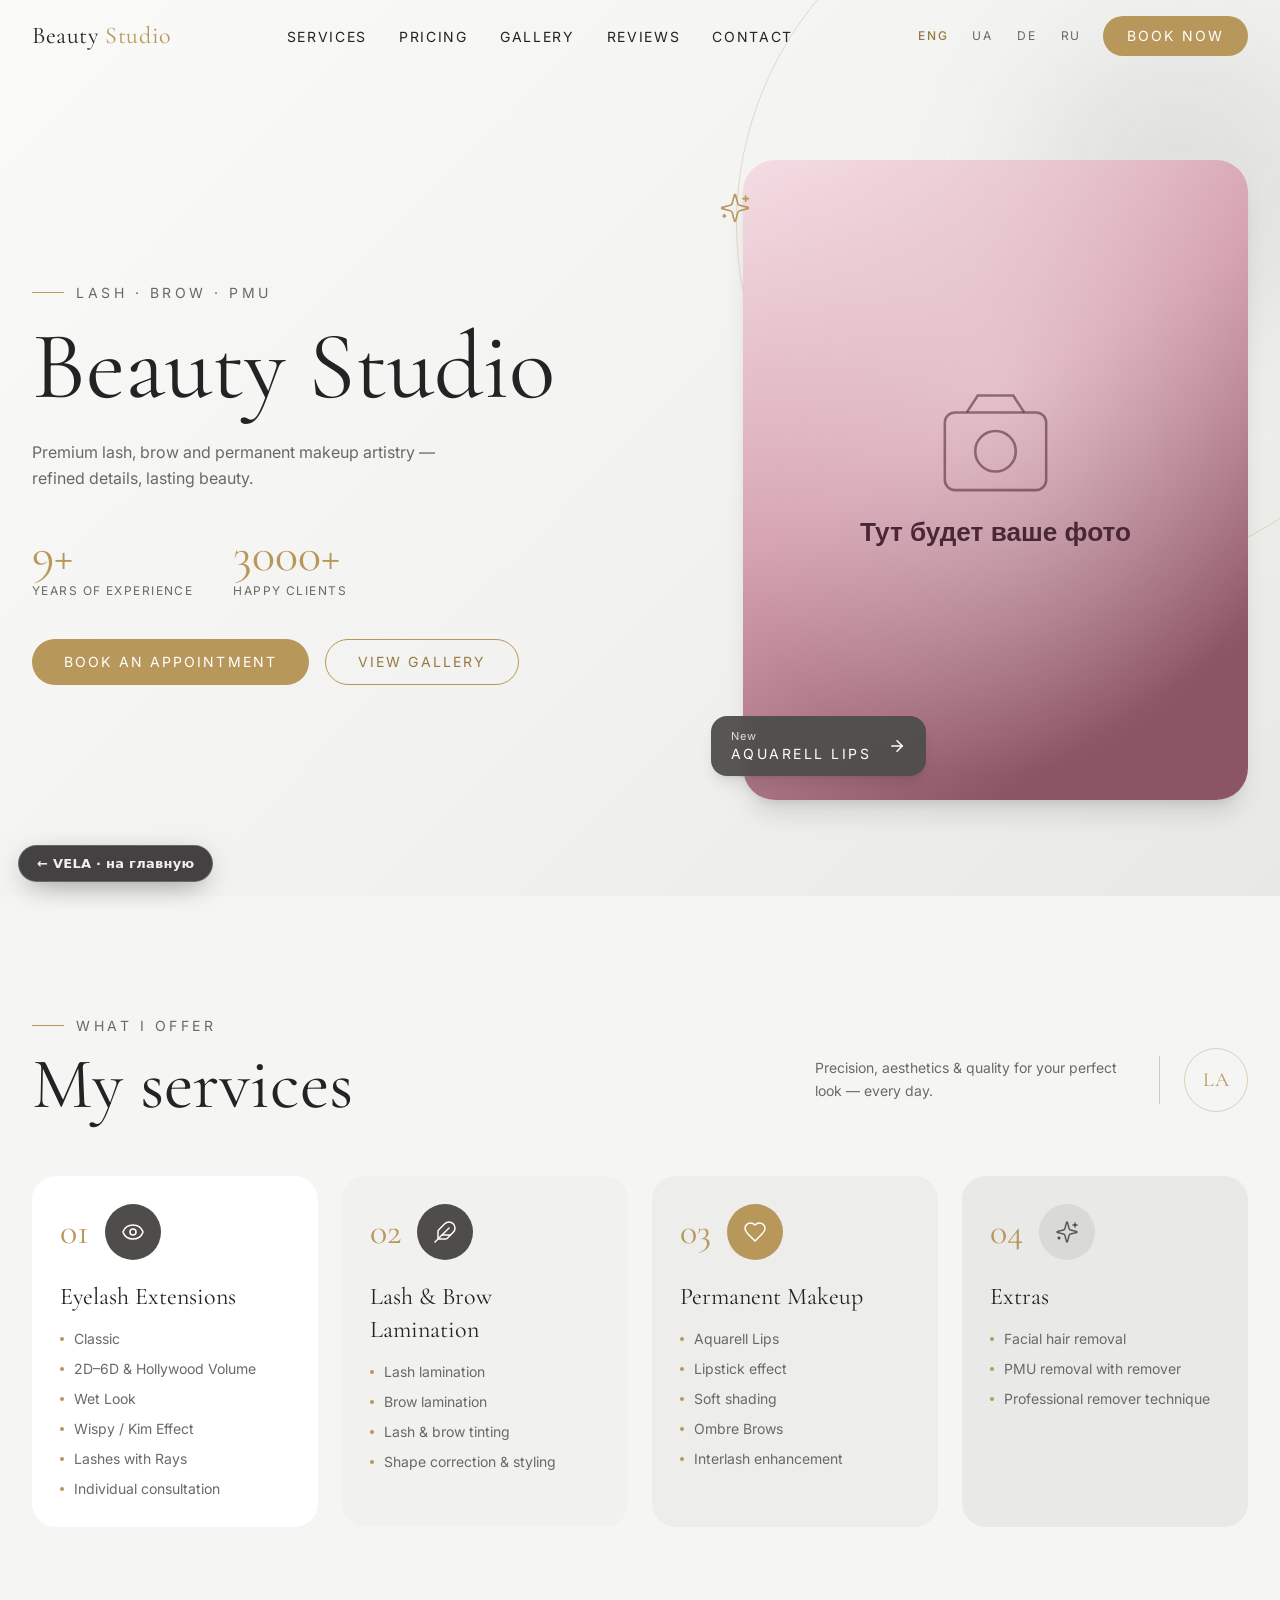
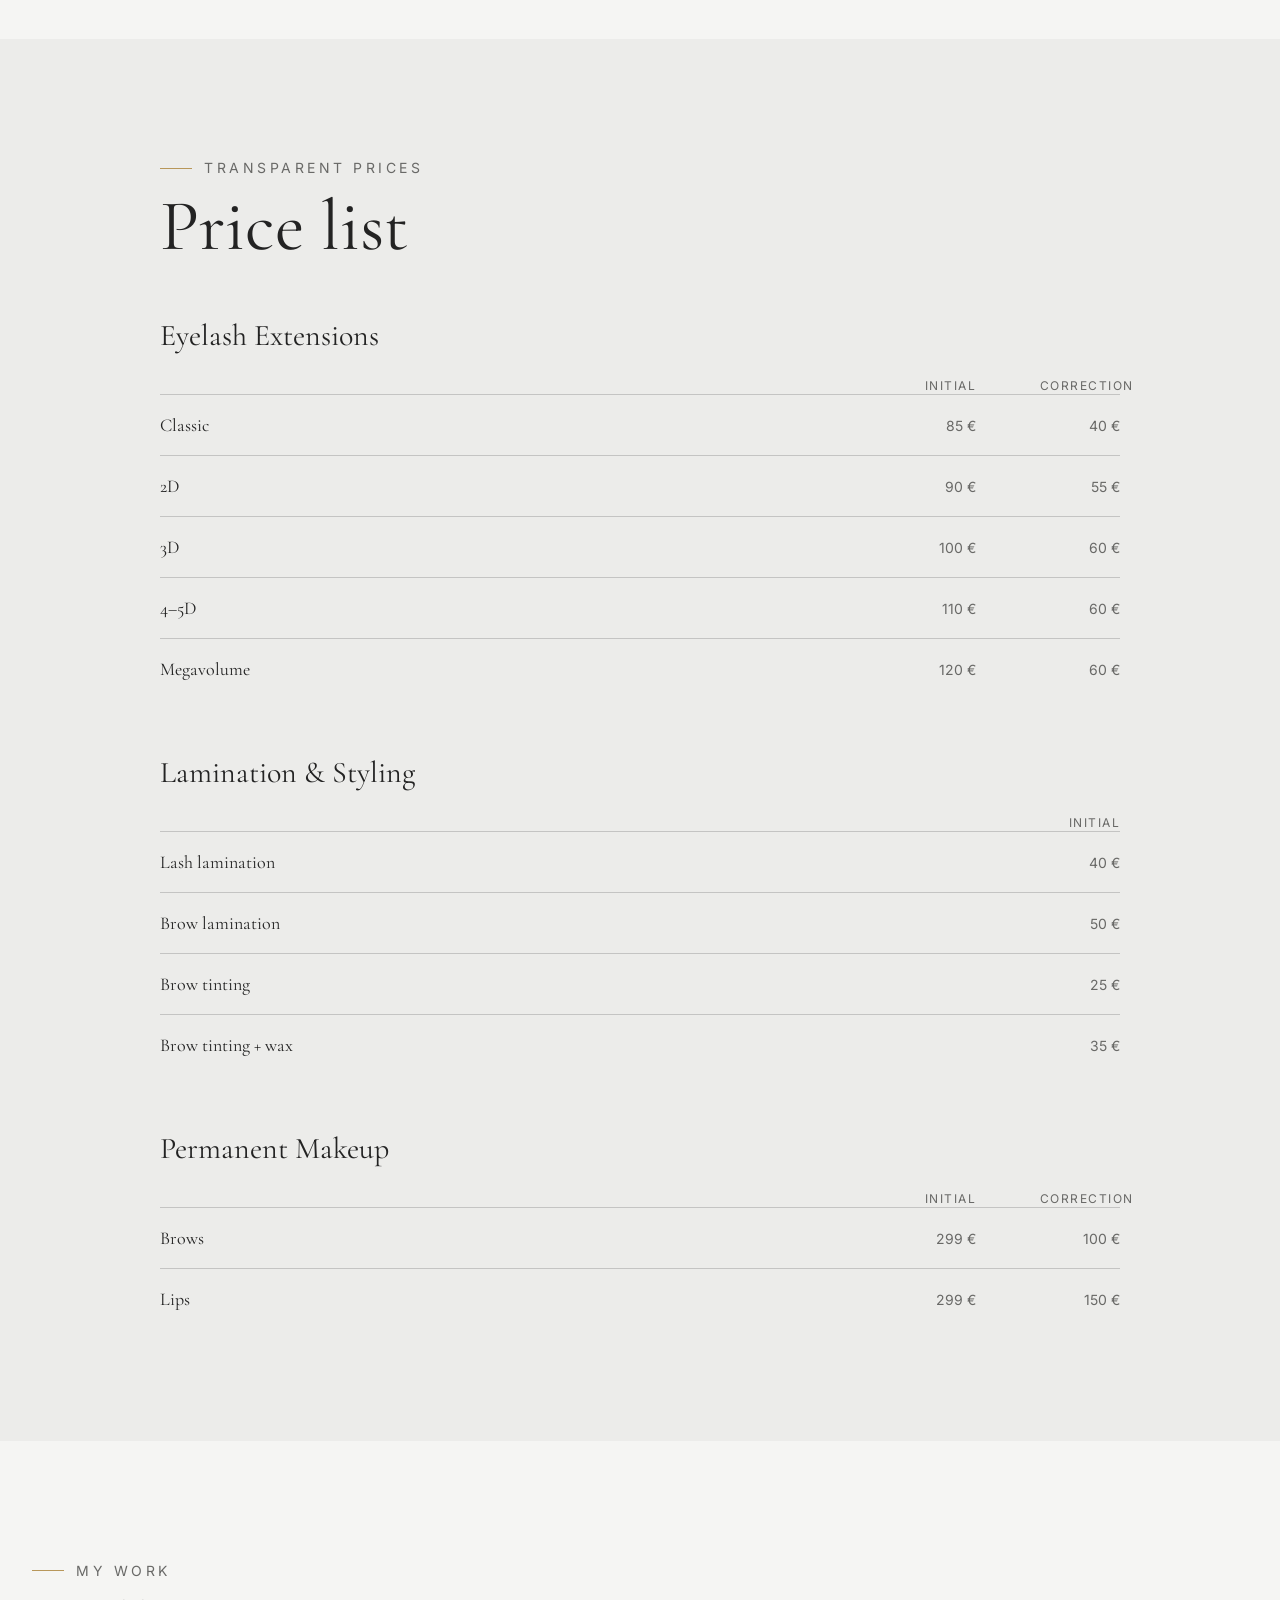
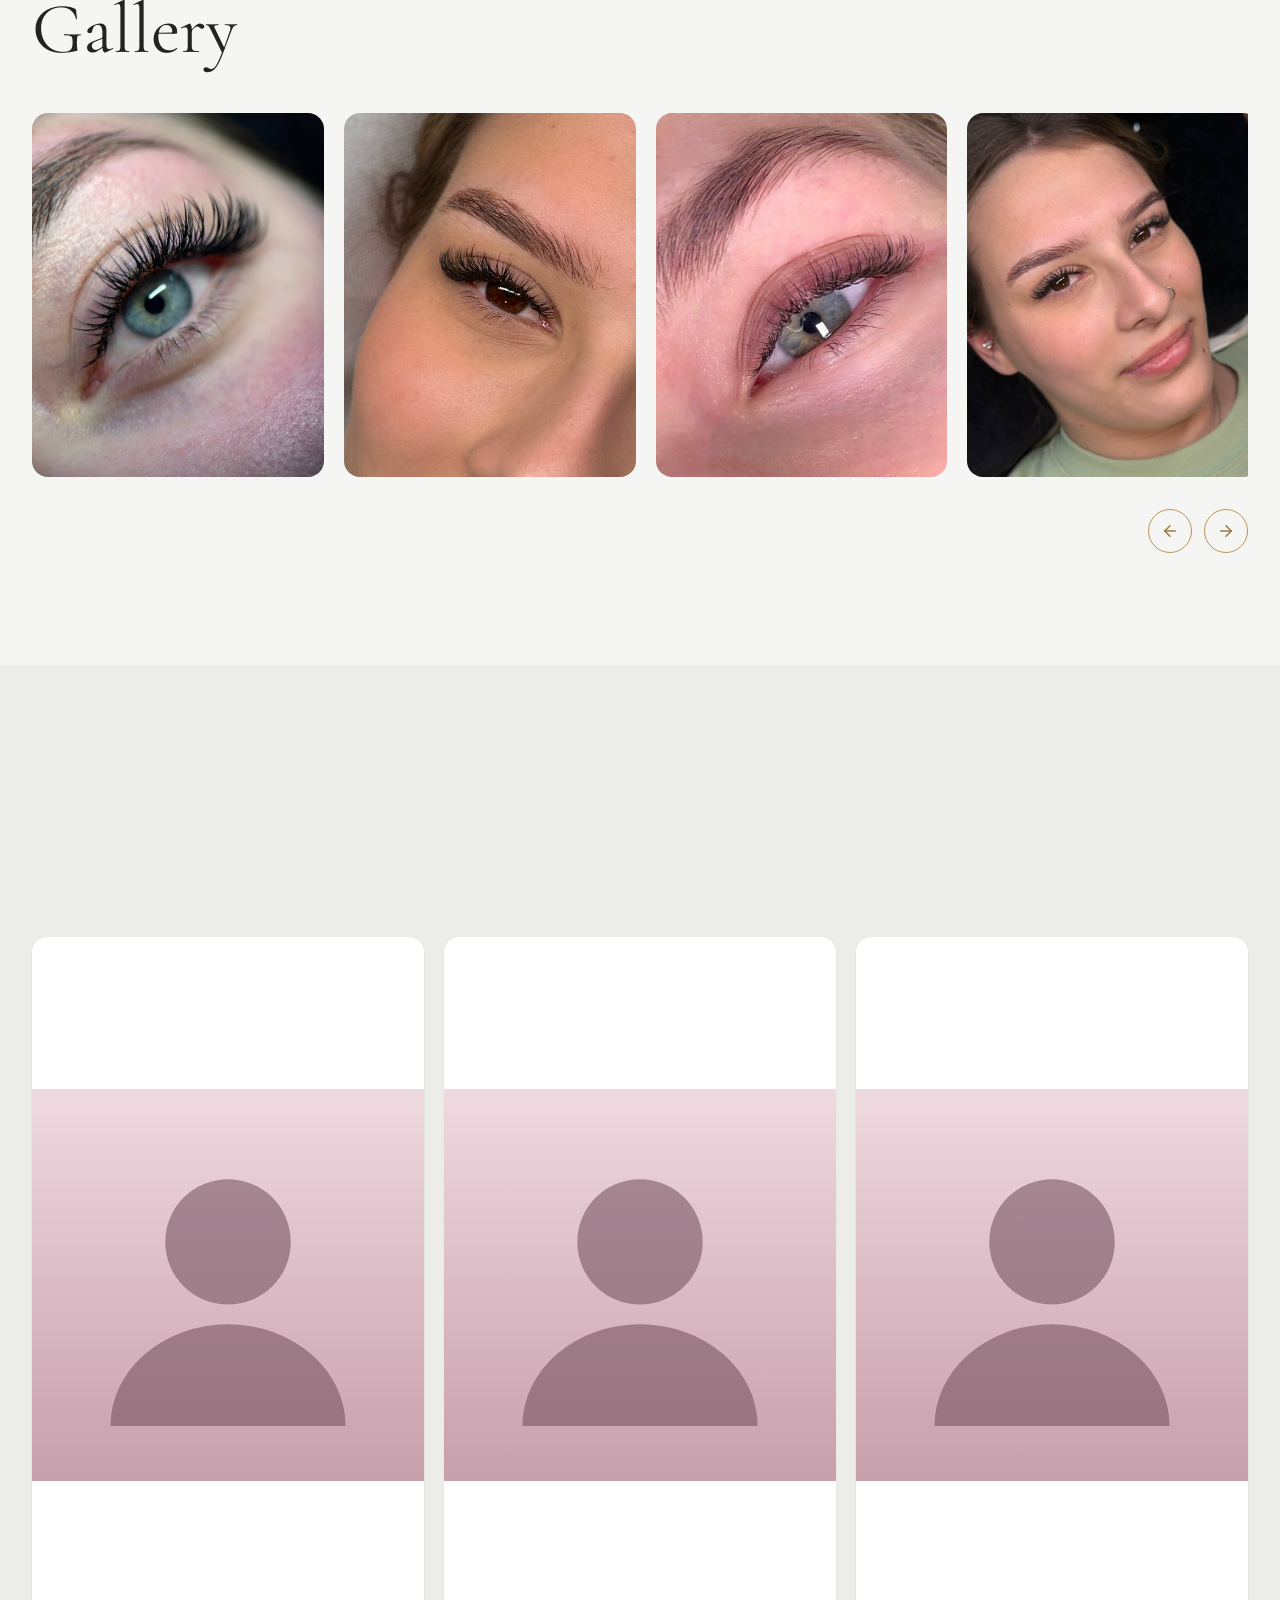
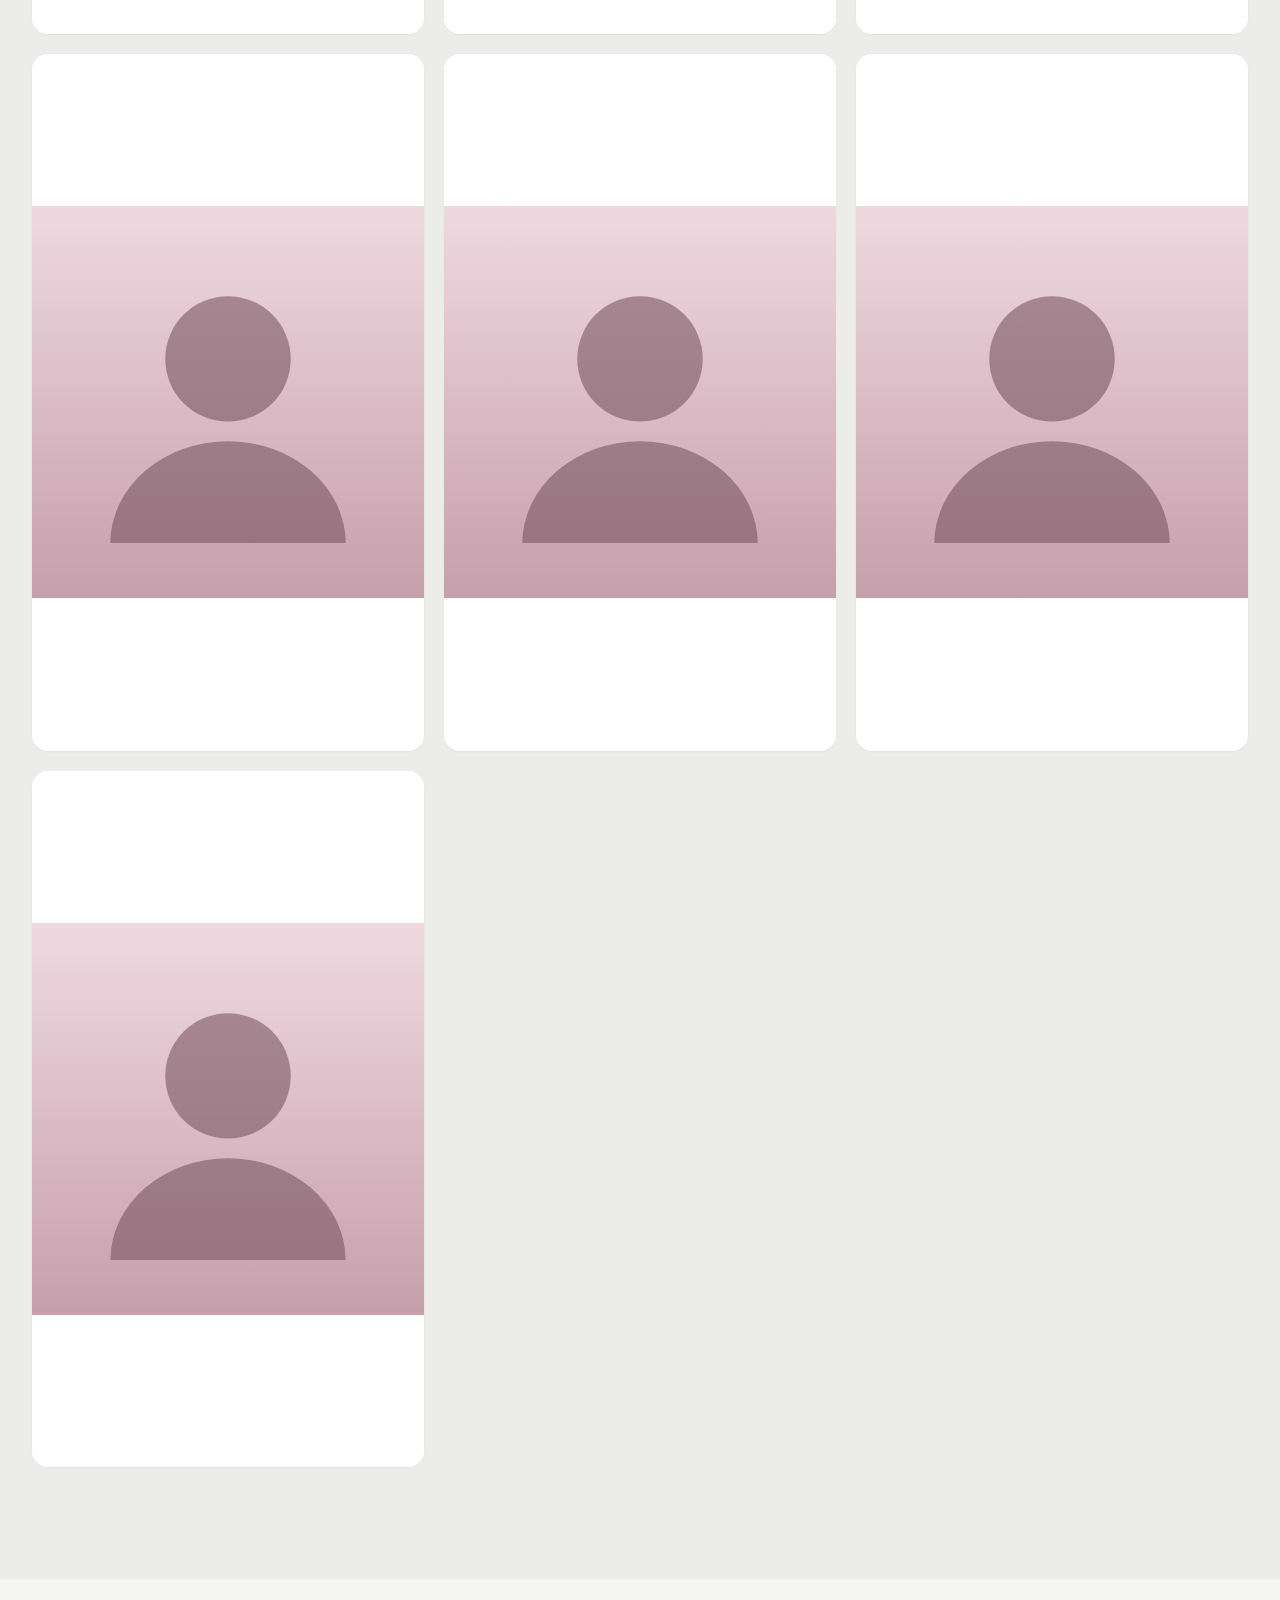
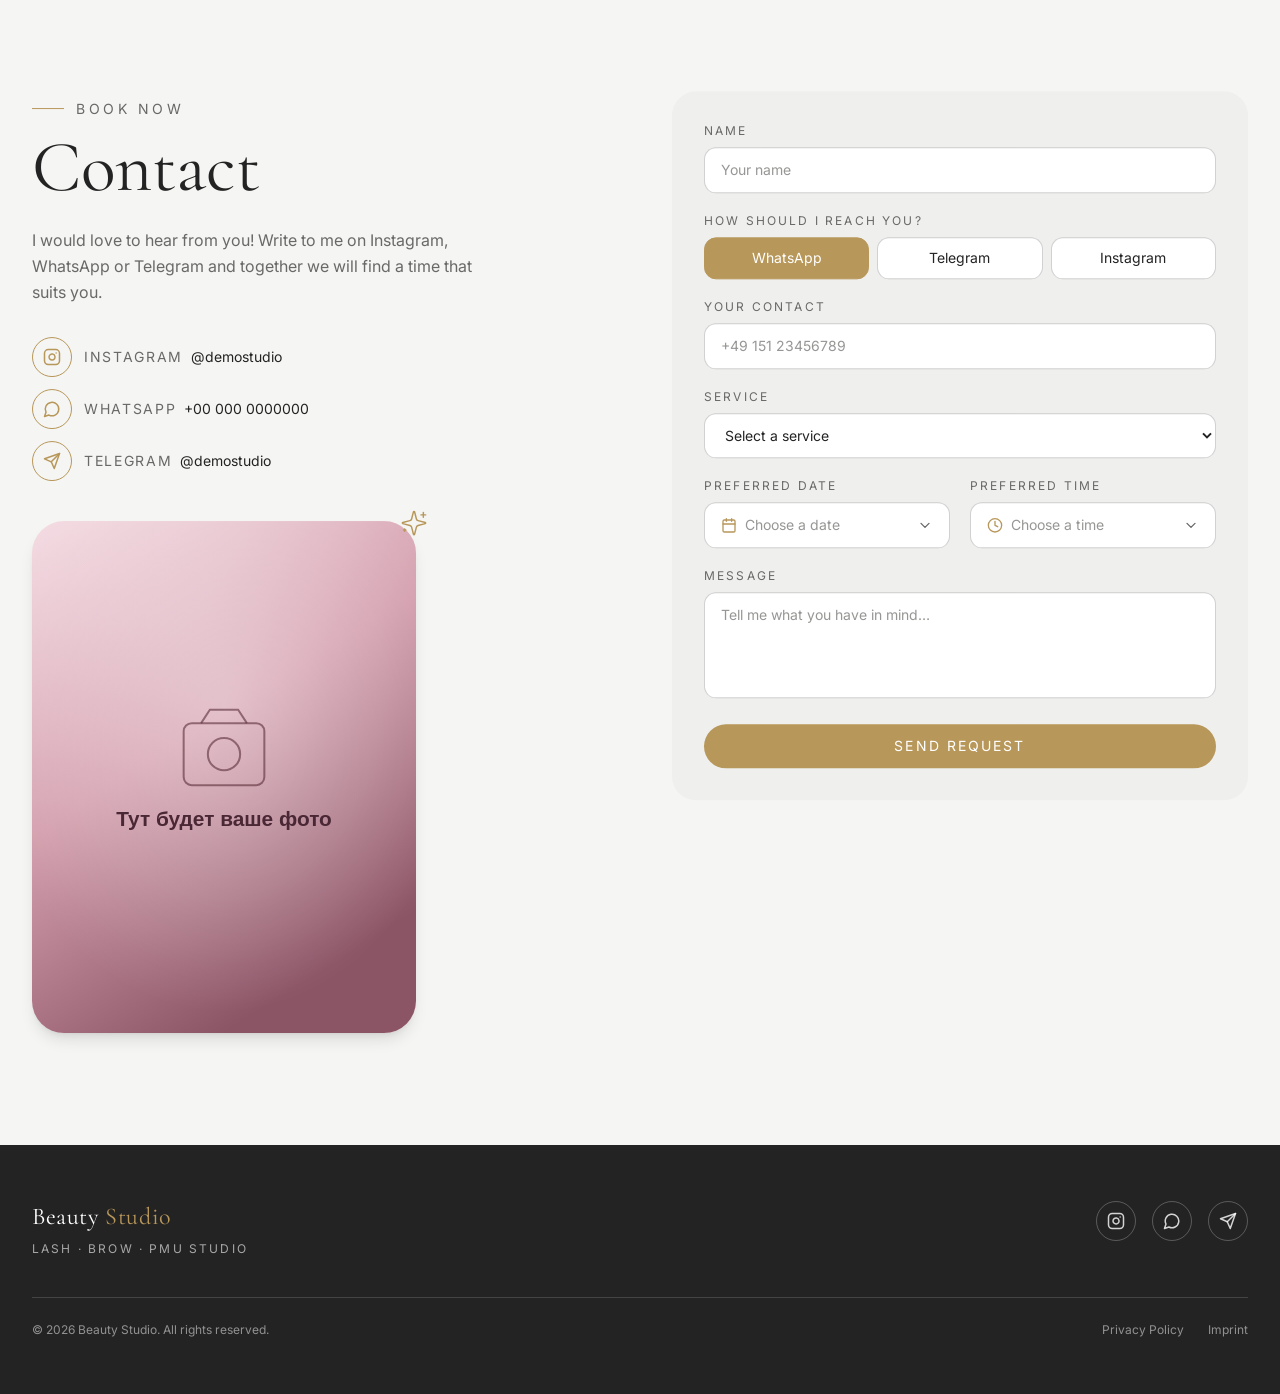
<file: examples/beauty-website/index.html>
<!doctype html>
<html lang="en">
  <head>
    <meta charset="UTF-8" />
    <link rel="icon" type="image/svg+xml" href="favicon.svg" />
    <meta name="viewport" content="width=device-width, initial-scale=1.0" />

    <!-- Primary meta tags (default language: English) -->
    <title>Beauty Studio — Lash · Brow · PMU Studio</title>
    <meta
      name="description"
      content="Premium beauty studio by Beauty Studio. Eyelash extensions, lash & brow lamination and permanent makeup. 9+ years of experience, 3000+ happy clients."
    />

    <!-- Open Graph -->
    <meta property="og:type" content="website" />
    <meta property="og:title" content="Beauty Studio — Lash · Brow · PMU Studio" />
    <meta
      property="og:description"
      content="Eyelash extensions, lash & brow lamination and permanent makeup. Book your appointment today."
    />
    <meta property="og:image" content="photo-placeholder.svg" />

    <!-- Google Fonts: Cormorant Garamond (serif) + Inter (sans) -->
    <link rel="preconnect" href="https://fonts.googleapis.com" />
    <link rel="preconnect" href="https://fonts.gstatic.com" crossorigin />
    <link
      href="https://fonts.googleapis.com/css2?family=Cormorant+Garamond:ital,wght@0,400;0,500;0,600;0,700;1,400;1,500&family=Inter:wght@300;400;500;600&display=swap"
      rel="stylesheet"
    />
    <script type="module" crossorigin src="assets/index-B7F2bWWG.js"></script>
    <link rel="stylesheet" crossorigin href="assets/index-D39uaROQ.css">
  </head>
  <body>
    <div id="root"></div>
    <a id="vela-home-btn" href="../../index.html" aria-label="На главную VELA" style="position:fixed;left:18px;bottom:18px;z-index:2147483000;display:inline-flex;align-items:center;gap:8px;padding:11px 18px;background:rgba(8,4,6,.74);color:#f4eef0;font:600 13px/1 -apple-system,system-ui,Segoe UI,sans-serif;letter-spacing:.02em;text-decoration:none;border:1px solid rgba(255,255,255,.2);border-radius:100px;backdrop-filter:blur(8px);-webkit-backdrop-filter:blur(8px);box-shadow:0 8px 30px -10px rgba(0,0,0,.6)">&#8592; VELA &middot; на главную</a>
  <script>if(window.self!==window.top){var b=document.getElementById("vela-home-btn");if(b)b.style.display="none";}</script>
  </body>
</html>
</file>
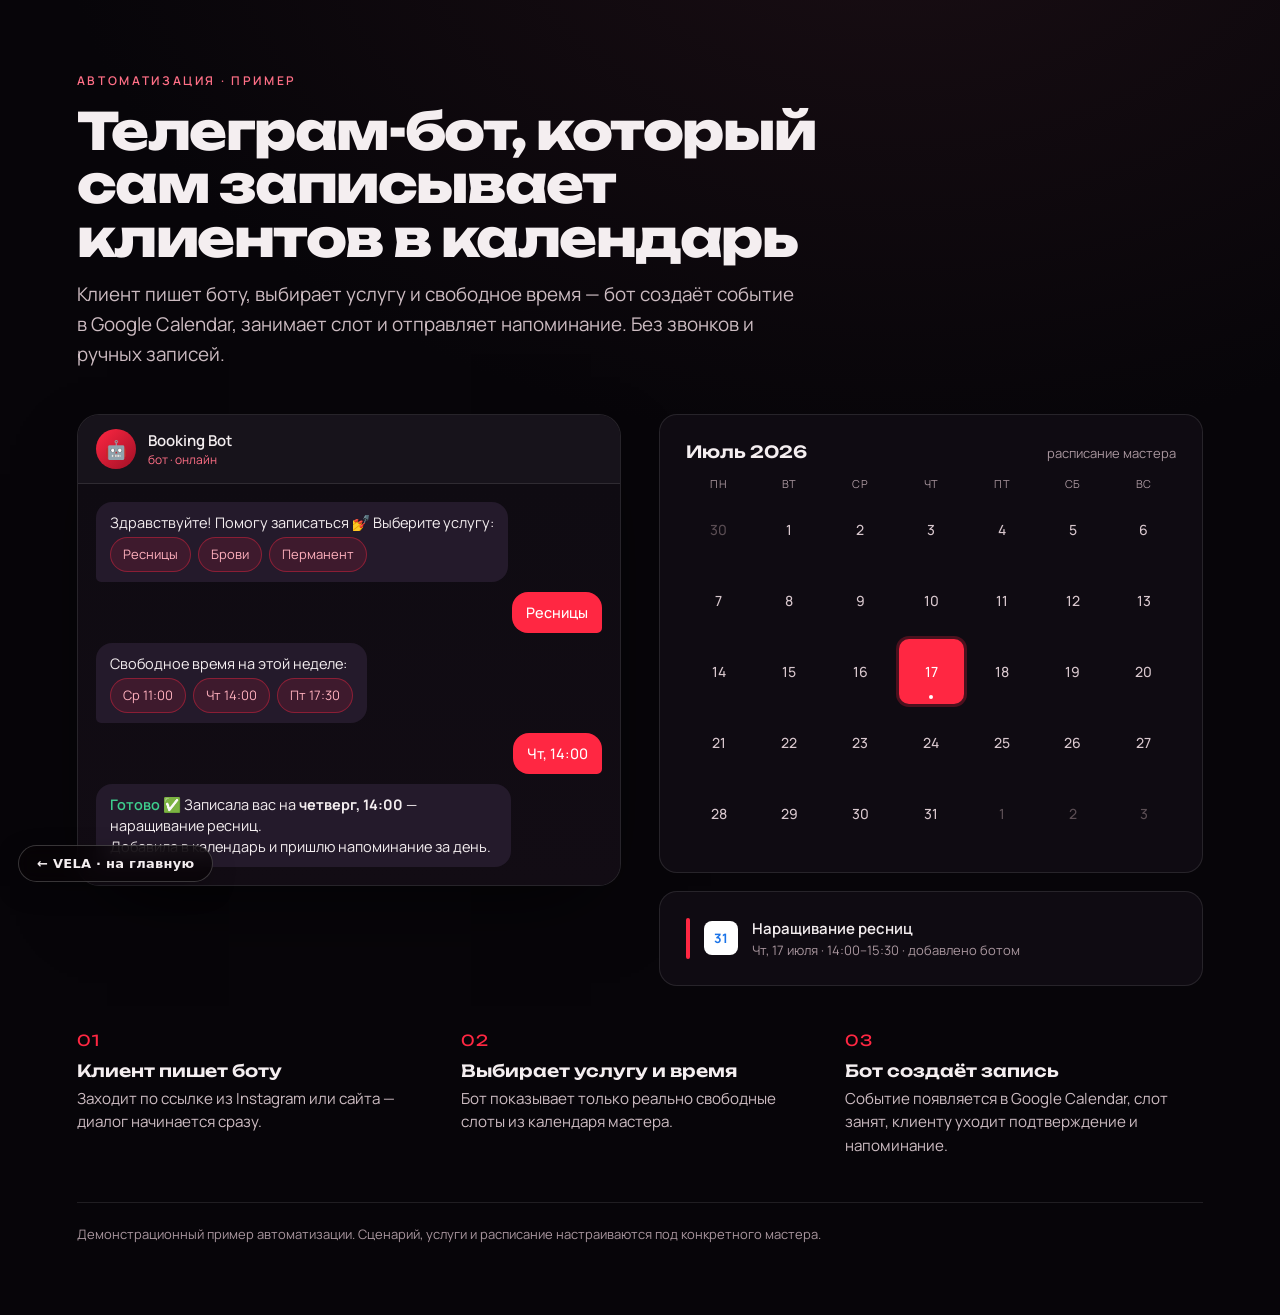
<file: examples/telegram-bot/index.html>
<!DOCTYPE html>
<html lang="ru">
<head>
<meta charset="UTF-8" />
<meta name="viewport" content="width=device-width, initial-scale=1.0" />
<title>Telegram-бот для записи — пример автоматизации</title>
<link rel="preconnect" href="https://fonts.googleapis.com" />
<link rel="preconnect" href="https://fonts.gstatic.com" crossorigin />
<link href="https://fonts.googleapis.com/css2?family=Unbounded:wght@600;800&family=Manrope:wght@400;500;600&display=swap" rel="stylesheet" />
<style>
  :root{
    --bg:#070509; --panel:#0f0b12; --ink:#f4eef0; --muted:#a9969e;
    --red:#ff2742; --pink:#ff6f86; --tg:#2aabee; --line:rgba(255,255,255,.10);
    --ok:#3ecf8e;
  }
  *{margin:0;padding:0;box-sizing:border-box}
  body{background:radial-gradient(120% 80% at 70% -10%,#1a0e14 0%,var(--bg) 55%);
    color:var(--ink);font-family:"Manrope",system-ui,sans-serif;-webkit-font-smoothing:antialiased;
    min-height:100vh;padding:clamp(28px,6vw,72px) clamp(20px,6vw,80px)}
  .wrap{max-width:1180px;margin:0 auto}
  .eyebrow{font-size:12px;letter-spacing:.22em;text-transform:uppercase;color:var(--pink);font-weight:600}
  h1{font-family:"Unbounded",sans-serif;font-weight:800;font-size:clamp(1.9rem,4.6vw,3.2rem);
    line-height:1.04;letter-spacing:-.03em;margin:16px 0 14px;max-width:18ch;text-wrap:balance}
  .sub{color:#cdbcc2;font-size:clamp(1rem,1.6vw,1.18rem);line-height:1.6;max-width:60ch}
  .grid{display:grid;grid-template-columns:minmax(0,1fr) minmax(0,1fr);gap:clamp(20px,3vw,40px);
    margin-top:clamp(34px,5vh,60px);align-items:start}

  /* telegram chat */
  .phone{background:var(--panel);border:1px solid var(--line);border-radius:22px;overflow:hidden;
    box-shadow:0 30px 80px -30px rgba(0,0,0,.8)}
  .tg-head{display:flex;align-items:center;gap:12px;padding:14px 18px;background:#17131b;border-bottom:1px solid var(--line)}
  .tg-ava{width:40px;height:40px;border-radius:50%;background:linear-gradient(135deg,var(--red),#a01026);
    display:grid;place-items:center;font-size:18px}
  .tg-name{font-weight:600;font-size:15px}
  .tg-status{font-size:12px;color:var(--pink)}
  .tg-body{padding:18px;display:flex;flex-direction:column;gap:10px;min-height:380px;
    background:linear-gradient(180deg,#0f0b12,#120c14)}
  .msg{max-width:82%;padding:10px 14px;border-radius:16px;font-size:14.5px;line-height:1.45;opacity:0;
    transform:translateY(8px);animation:rise .5s cubic-bezier(.22,1,.36,1) forwards}
  .msg.bot{align-self:flex-start;background:#241a2b;border-bottom-left-radius:5px}
  .msg.me{align-self:flex-end;background:var(--red);color:#fff;border-bottom-right-radius:5px;font-weight:500}
  .chips{display:flex;flex-wrap:wrap;gap:7px;margin-top:4px}
  .chip{font-size:13px;padding:7px 12px;border-radius:20px;background:rgba(255,39,66,.12);
    border:1px solid rgba(255,39,66,.4);color:#ffb0bd}
  .ok{color:var(--ok);font-weight:600}
  @keyframes rise{to{opacity:1;transform:none}}

  /* calendar + event */
  .side{display:flex;flex-direction:column;gap:18px}
  .card{background:var(--panel);border:1px solid var(--line);border-radius:18px;padding:clamp(18px,2.4vw,26px)}
  .cal-top{display:flex;justify-content:space-between;align-items:baseline;margin-bottom:14px}
  .cal-top b{font-family:"Unbounded",sans-serif;font-weight:600;font-size:1.05rem}
  .cal-top span{color:var(--muted);font-size:13px}
  .dow,.days{display:grid;grid-template-columns:repeat(7,1fr);gap:6px}
  .dow span{text-align:center;font-size:11px;color:var(--muted);text-transform:uppercase;letter-spacing:.04em;padding-bottom:6px}
  .days b{aspect-ratio:1;display:grid;place-items:center;border-radius:10px;font-weight:500;font-size:14px;color:#d8c7cd}
  .days b.mut{color:#5a4d53}
  .days b.book{background:var(--red);color:#fff;box-shadow:0 0 0 3px rgba(255,39,66,.25);position:relative}
  .days b.book::after{content:"";position:absolute;bottom:5px;width:4px;height:4px;border-radius:50%;background:#fff}
  .event{display:flex;gap:14px;align-items:center}
  .event .bar{width:4px;align-self:stretch;border-radius:4px;background:var(--red)}
  .event .gc{width:34px;height:34px;border-radius:8px;background:#fff;display:grid;place-items:center;font-weight:700;color:#1a73e8;font-size:13px;flex:none}
  .event h4{font-size:15px;font-weight:600}
  .event p{font-size:13px;color:var(--muted);margin-top:2px}

  .flow{display:grid;grid-template-columns:repeat(3,1fr);gap:clamp(14px,2vw,28px);margin-top:clamp(34px,5vh,56px)}
  .step .n{font-family:"Unbounded",sans-serif;color:var(--red);font-size:.95rem;letter-spacing:.06em}
  .step h3{font-family:"Unbounded",sans-serif;font-weight:600;font-size:1.05rem;margin:10px 0 6px}
  .step p{color:#cdbcc2;font-size:.95rem;line-height:1.55}

  .foot{margin-top:clamp(34px,5vh,56px);padding-top:22px;border-top:1px solid var(--line);
    color:var(--muted);font-size:13px}

  @media(max-width:820px){.grid{grid-template-columns:1fr}.flow{grid-template-columns:1fr}}
  @media (prefers-reduced-motion: reduce){.msg{animation:none;opacity:1;transform:none}}
</style>
</head>
<body>
  <div class="wrap">
    <div class="eyebrow">Автоматизация · пример</div>
    <h1>Телеграм-бот, который сам записывает клиентов в календарь</h1>
    <p class="sub">Клиент пишет боту, выбирает услугу и свободное время — бот создаёт событие в Google Calendar, занимает слот и отправляет напоминание. Без звонков и ручных записей.</p>

    <div class="grid">
      <!-- chat -->
      <div class="phone">
        <div class="tg-head">
          <div class="tg-ava">🤖</div>
          <div><div class="tg-name">Booking Bot</div><div class="tg-status">бот · онлайн</div></div>
        </div>
        <div class="tg-body" id="chat">
          <div class="msg bot" style="animation-delay:.1s">Здравствуйте! Помогу записаться 💅 Выберите услугу:
            <div class="chips"><span class="chip">Ресницы</span><span class="chip">Брови</span><span class="chip">Перманент</span></div>
          </div>
          <div class="msg me" style="animation-delay:.7s">Ресницы</div>
          <div class="msg bot" style="animation-delay:1.2s">Свободное время на этой неделе:
            <div class="chips"><span class="chip">Ср 11:00</span><span class="chip">Чт 14:00</span><span class="chip">Пт 17:30</span></div>
          </div>
          <div class="msg me" style="animation-delay:1.9s">Чт, 14:00</div>
          <div class="msg bot" style="animation-delay:2.5s"><span class="ok">Готово ✅</span> Записала вас на <b>четверг, 14:00</b> — наращивание ресниц.<br>Добавила в календарь и пришлю напоминание за день.</div>
        </div>
      </div>

      <!-- calendar + event -->
      <div class="side">
        <div class="card">
          <div class="cal-top"><b>Июль 2026</b><span>расписание мастера</span></div>
          <div class="dow"><span>пн</span><span>вт</span><span>ср</span><span>чт</span><span>пт</span><span>сб</span><span>вс</span></div>
          <div class="days">
            <b class="mut">30</b><b>1</b><b>2</b><b>3</b><b>4</b><b>5</b><b>6</b>
            <b>7</b><b>8</b><b>9</b><b>10</b><b>11</b><b>12</b><b>13</b>
            <b>14</b><b>15</b><b>16</b><b class="book">17</b><b>18</b><b>19</b><b>20</b>
            <b>21</b><b>22</b><b>23</b><b>24</b><b>25</b><b>26</b><b>27</b>
            <b>28</b><b>29</b><b>30</b><b>31</b><b class="mut">1</b><b class="mut">2</b><b class="mut">3</b>
          </div>
        </div>
        <div class="card event">
          <div class="bar"></div>
          <div class="gc">31</div>
          <div>
            <h4>Наращивание ресниц</h4>
            <p>Чт, 17 июля · 14:00–15:30 · добавлено ботом</p>
          </div>
        </div>
      </div>
    </div>

    <div class="flow">
      <div class="step"><div class="n">01</div><h3>Клиент пишет боту</h3><p>Заходит по ссылке из Instagram или сайта — диалог начинается сразу.</p></div>
      <div class="step"><div class="n">02</div><h3>Выбирает услугу и время</h3><p>Бот показывает только реально свободные слоты из календаря мастера.</p></div>
      <div class="step"><div class="n">03</div><h3>Бот создаёт запись</h3><p>Событие появляется в Google Calendar, слот занят, клиенту уходит подтверждение и напоминание.</p></div>
    </div>

    <div class="foot">Демонстрационный пример автоматизации. Сценарий, услуги и расписание настраиваются под конкретного мастера.</div>
  </div>
  <a id="vela-home-btn" href="../../index.html" aria-label="На главную VELA" style="position:fixed;left:18px;bottom:18px;z-index:2147483000;display:inline-flex;align-items:center;gap:8px;padding:11px 18px;background:rgba(8,4,6,.74);color:#f4eef0;font:600 13px/1 -apple-system,system-ui,Segoe UI,sans-serif;letter-spacing:.02em;text-decoration:none;border:1px solid rgba(255,255,255,.2);border-radius:100px;backdrop-filter:blur(8px);-webkit-backdrop-filter:blur(8px);box-shadow:0 8px 30px -10px rgba(0,0,0,.6)">&#8592; VELA &middot; на главную</a>
  <script>if(window.self!==window.top){var b=document.getElementById("vela-home-btn");if(b)b.style.display="none";}</script>
</body>
</html>
</file>
<file: examples/beauty-website/assets/index-D39uaROQ.css>
*,:before,:after{--tw-border-spacing-x: 0;--tw-border-spacing-y: 0;--tw-translate-x: 0;--tw-translate-y: 0;--tw-rotate: 0;--tw-skew-x: 0;--tw-skew-y: 0;--tw-scale-x: 1;--tw-scale-y: 1;--tw-pan-x: ;--tw-pan-y: ;--tw-pinch-zoom: ;--tw-scroll-snap-strictness: proximity;--tw-gradient-from-position: ;--tw-gradient-via-position: ;--tw-gradient-to-position: ;--tw-ordinal: ;--tw-slashed-zero: ;--tw-numeric-figure: ;--tw-numeric-spacing: ;--tw-numeric-fraction: ;--tw-ring-inset: ;--tw-ring-offset-width: 0px;--tw-ring-offset-color: #fff;--tw-ring-color: rgb(59 130 246 / .5);--tw-ring-offset-shadow: 0 0 #0000;--tw-ring-shadow: 0 0 #0000;--tw-shadow: 0 0 #0000;--tw-shadow-colored: 0 0 #0000;--tw-blur: ;--tw-brightness: ;--tw-contrast: ;--tw-grayscale: ;--tw-hue-rotate: ;--tw-invert: ;--tw-saturate: ;--tw-sepia: ;--tw-drop-shadow: ;--tw-backdrop-blur: ;--tw-backdrop-brightness: ;--tw-backdrop-contrast: ;--tw-backdrop-grayscale: ;--tw-backdrop-hue-rotate: ;--tw-backdrop-invert: ;--tw-backdrop-opacity: ;--tw-backdrop-saturate: ;--tw-backdrop-sepia: ;--tw-contain-size: ;--tw-contain-layout: ;--tw-contain-paint: ;--tw-contain-style: }::backdrop{--tw-border-spacing-x: 0;--tw-border-spacing-y: 0;--tw-translate-x: 0;--tw-translate-y: 0;--tw-rotate: 0;--tw-skew-x: 0;--tw-skew-y: 0;--tw-scale-x: 1;--tw-scale-y: 1;--tw-pan-x: ;--tw-pan-y: ;--tw-pinch-zoom: ;--tw-scroll-snap-strictness: proximity;--tw-gradient-from-position: ;--tw-gradient-via-position: ;--tw-gradient-to-position: ;--tw-ordinal: ;--tw-slashed-zero: ;--tw-numeric-figure: ;--tw-numeric-spacing: ;--tw-numeric-fraction: ;--tw-ring-inset: ;--tw-ring-offset-width: 0px;--tw-ring-offset-color: #fff;--tw-ring-color: rgb(59 130 246 / .5);--tw-ring-offset-shadow: 0 0 #0000;--tw-ring-shadow: 0 0 #0000;--tw-shadow: 0 0 #0000;--tw-shadow-colored: 0 0 #0000;--tw-blur: ;--tw-brightness: ;--tw-contrast: ;--tw-grayscale: ;--tw-hue-rotate: ;--tw-invert: ;--tw-saturate: ;--tw-sepia: ;--tw-drop-shadow: ;--tw-backdrop-blur: ;--tw-backdrop-brightness: ;--tw-backdrop-contrast: ;--tw-backdrop-grayscale: ;--tw-backdrop-hue-rotate: ;--tw-backdrop-invert: ;--tw-backdrop-opacity: ;--tw-backdrop-saturate: ;--tw-backdrop-sepia: ;--tw-contain-size: ;--tw-contain-layout: ;--tw-contain-paint: ;--tw-contain-style: }*,:before,:after{box-sizing:border-box;border-width:0;border-style:solid;border-color:#e5e7eb}:before,:after{--tw-content: ""}html,:host{line-height:1.5;-webkit-text-size-adjust:100%;-moz-tab-size:4;-o-tab-size:4;tab-size:4;font-family:Inter,system-ui,sans-serif;font-feature-settings:normal;font-variation-settings:normal;-webkit-tap-highlight-color:transparent}body{margin:0;line-height:inherit}hr{height:0;color:inherit;border-top-width:1px}abbr:where([title]){-webkit-text-decoration:underline dotted;text-decoration:underline dotted}h1,h2,h3,h4,h5,h6{font-size:inherit;font-weight:inherit}a{color:inherit;text-decoration:inherit}b,strong{font-weight:bolder}code,kbd,samp,pre{font-family:ui-monospace,SFMono-Regular,Menlo,Monaco,Consolas,Liberation Mono,Courier New,monospace;font-feature-settings:normal;font-variation-settings:normal;font-size:1em}small{font-size:80%}sub,sup{font-size:75%;line-height:0;position:relative;vertical-align:baseline}sub{bottom:-.25em}sup{top:-.5em}table{text-indent:0;border-color:inherit;border-collapse:collapse}button,input,optgroup,select,textarea{font-family:inherit;font-feature-settings:inherit;font-variation-settings:inherit;font-size:100%;font-weight:inherit;line-height:inherit;letter-spacing:inherit;color:inherit;margin:0;padding:0}button,select{text-transform:none}button,input:where([type=button]),input:where([type=reset]),input:where([type=submit]){-webkit-appearance:button;background-color:transparent;background-image:none}:-moz-focusring{outline:auto}:-moz-ui-invalid{box-shadow:none}progress{vertical-align:baseline}::-webkit-inner-spin-button,::-webkit-outer-spin-button{height:auto}[type=search]{-webkit-appearance:textfield;outline-offset:-2px}::-webkit-search-decoration{-webkit-appearance:none}::-webkit-file-upload-button{-webkit-appearance:button;font:inherit}summary{display:list-item}blockquote,dl,dd,h1,h2,h3,h4,h5,h6,hr,figure,p,pre{margin:0}fieldset{margin:0;padding:0}legend{padding:0}ol,ul,menu{list-style:none;margin:0;padding:0}dialog{padding:0}textarea{resize:vertical}input::-moz-placeholder,textarea::-moz-placeholder{opacity:1;color:#9ca3af}input::placeholder,textarea::placeholder{opacity:1;color:#9ca3af}button,[role=button]{cursor:pointer}:disabled{cursor:default}img,svg,video,canvas,audio,iframe,embed,object{display:block;vertical-align:middle}img,video{max-width:100%;height:auto}[hidden]:where(:not([hidden=until-found])){display:none}html{scroll-behavior:smooth}body{--tw-bg-opacity: 1;background-color:rgb(245 245 243 / var(--tw-bg-opacity, 1));font-family:Inter,system-ui,sans-serif;--tw-text-opacity: 1;color:rgb(35 35 35 / var(--tw-text-opacity, 1));-webkit-font-smoothing:antialiased;-moz-osx-font-smoothing:grayscale}a:focus-visible,button:focus-visible,input:focus-visible,select:focus-visible,textarea:focus-visible{outline:2px solid transparent;outline-offset:2px;--tw-ring-offset-shadow: var(--tw-ring-inset) 0 0 0 var(--tw-ring-offset-width) var(--tw-ring-offset-color);--tw-ring-shadow: var(--tw-ring-inset) 0 0 0 calc(2px + var(--tw-ring-offset-width)) var(--tw-ring-color);box-shadow:var(--tw-ring-offset-shadow),var(--tw-ring-shadow),var(--tw-shadow, 0 0 #0000);--tw-ring-opacity: 1;--tw-ring-color: rgb(184 151 90 / var(--tw-ring-opacity, 1));--tw-ring-offset-width: 2px;--tw-ring-offset-color: #F5F5F3}.eyebrow{display:inline-flex;align-items:center;font-family:Inter,system-ui,sans-serif;font-size:.75rem;line-height:1rem;text-transform:uppercase;letter-spacing:.25em;--tw-text-opacity: 1;color:rgb(105 105 103 / var(--tw-text-opacity, 1))}@media (min-width: 640px){.eyebrow{font-size:.875rem;line-height:1.25rem}}.eyebrow:before{content:"";margin-right:.75rem;display:inline-block;height:1px;width:2rem;--tw-bg-opacity: 1;background-color:rgb(184 151 90 / var(--tw-bg-opacity, 1));vertical-align:middle}.field-label{display:block;font-family:Inter,system-ui,sans-serif;font-size:.75rem;line-height:1rem;text-transform:uppercase;letter-spacing:.18em;--tw-text-opacity: 1;color:rgb(105 105 103 / var(--tw-text-opacity, 1))}.section-title{font-family:Cormorant Garamond,Georgia,serif;font-size:3rem;line-height:1.05;--tw-text-opacity: 1;color:rgb(35 35 35 / var(--tw-text-opacity, 1))}@media (min-width: 640px){.section-title{font-size:3.75rem;line-height:1}}@media (min-width: 1024px){.section-title{font-size:4.5rem;line-height:1}}.btn-primary{display:inline-flex;align-items:center;justify-content:center;gap:.5rem;border-radius:9999px;--tw-bg-opacity: 1;background-color:rgb(184 151 90 / var(--tw-bg-opacity, 1));padding:.75rem 2rem;font-family:Inter,system-ui,sans-serif;font-size:.875rem;line-height:1.25rem;text-transform:uppercase;letter-spacing:.15em;--tw-text-opacity: 1;color:rgb(255 255 255 / var(--tw-text-opacity, 1));transition-property:all;transition-timing-function:cubic-bezier(.4,0,.2,1);transition-duration:.3s}.btn-primary:hover{--tw-translate-y: -.125rem;transform:translate(var(--tw-translate-x),var(--tw-translate-y)) rotate(var(--tw-rotate)) skew(var(--tw-skew-x)) skewY(var(--tw-skew-y)) scaleX(var(--tw-scale-x)) scaleY(var(--tw-scale-y));--tw-bg-opacity: 1;background-color:rgb(151 122 66 / var(--tw-bg-opacity, 1));--tw-shadow: 0 10px 15px -3px rgb(0 0 0 / .1), 0 4px 6px -4px rgb(0 0 0 / .1);--tw-shadow-colored: 0 10px 15px -3px var(--tw-shadow-color), 0 4px 6px -4px var(--tw-shadow-color);box-shadow:var(--tw-ring-offset-shadow, 0 0 #0000),var(--tw-ring-shadow, 0 0 #0000),var(--tw-shadow)}.btn-outline{display:inline-flex;align-items:center;justify-content:center;gap:.5rem;border-radius:9999px;border-width:1px;--tw-border-opacity: 1;border-color:rgb(184 151 90 / var(--tw-border-opacity, 1));padding:.75rem 2rem;font-family:Inter,system-ui,sans-serif;font-size:.875rem;line-height:1.25rem;text-transform:uppercase;letter-spacing:.15em;--tw-text-opacity: 1;color:rgb(151 122 66 / var(--tw-text-opacity, 1));transition-property:all;transition-timing-function:cubic-bezier(.4,0,.2,1);transition-duration:.3s}.btn-outline:hover{--tw-translate-y: -.125rem;transform:translate(var(--tw-translate-x),var(--tw-translate-y)) rotate(var(--tw-rotate)) skew(var(--tw-skew-x)) skewY(var(--tw-skew-y)) scaleX(var(--tw-scale-x)) scaleY(var(--tw-scale-y));--tw-bg-opacity: 1;background-color:rgb(184 151 90 / var(--tw-bg-opacity, 1));--tw-text-opacity: 1;color:rgb(255 255 255 / var(--tw-text-opacity, 1))}.pointer-events-none{pointer-events:none}.fixed{position:fixed}.absolute{position:absolute}.relative{position:relative}.inset-0{top:0;right:0;bottom:0;left:0}.inset-x-0{left:0;right:0}.-bottom-1{bottom:-.25rem}.-left-3{left:-.75rem}.-left-4{left:-1rem}.-right-10{right:-2.5rem}.-right-3{right:-.75rem}.-right-40{right:-10rem}.-top-3{top:-.75rem}.-top-32{top:-8rem}.bottom-0{bottom:0}.bottom-6{bottom:1.5rem}.left-0{left:0}.left-1\/2{left:50%}.right-0{right:0}.right-5{right:1.25rem}.top-0{top:0}.top-1\/2{top:50%}.top-10{top:2.5rem}.top-5{top:1.25rem}.z-0{z-index:0}.z-10{z-index:10}.z-20{z-index:20}.z-50{z-index:50}.z-\[100\]{z-index:100}.order-1{order:1}.order-2{order:2}.mx-auto{margin-left:auto;margin-right:auto}.my-auto{margin-top:auto;margin-bottom:auto}.ml-2{margin-left:.5rem}.mt-1{margin-top:.25rem}.mt-10{margin-top:2.5rem}.mt-12{margin-top:3rem}.mt-14{margin-top:3.5rem}.mt-2{margin-top:.5rem}.mt-3{margin-top:.75rem}.mt-4{margin-top:1rem}.mt-5{margin-top:1.25rem}.mt-6{margin-top:1.5rem}.mt-8{margin-top:2rem}.block{display:block}.flex{display:flex}.inline-flex{display:inline-flex}.grid{display:grid}.hidden{display:none}.aspect-\[3\/4\]{aspect-ratio:3/4}.aspect-\[4\/5\]{aspect-ratio:4/5}.aspect-\[9\/16\]{aspect-ratio:9/16}.h-1{height:.25rem}.h-10{height:2.5rem}.h-11{height:2.75rem}.h-12{height:3rem}.h-14{height:3.5rem}.h-16{height:4rem}.h-72{height:18rem}.h-9{height:2.25rem}.h-\[130\%\]{height:130%}.h-\[34rem\]{height:34rem}.h-\[420px\]{height:420px}.h-full{height:100%}.h-px{height:1px}.max-h-64{max-height:16rem}.min-h-screen{min-height:100vh}.w-0{width:0px}.w-1{width:.25rem}.w-10{width:2.5rem}.w-11{width:2.75rem}.w-14{width:3.5rem}.w-16{width:4rem}.w-20{width:5rem}.w-72{width:18rem}.w-9{width:2.25rem}.w-\[34rem\]{width:34rem}.w-auto{width:auto}.w-full{width:100%}.w-px{width:1px}.min-w-0{min-width:0px}.max-w-2xl{max-width:42rem}.max-w-5xl{max-width:64rem}.max-w-7xl{max-width:80rem}.max-w-md{max-width:28rem}.max-w-xs{max-width:20rem}.flex-1{flex:1 1 0%}.shrink-0{flex-shrink:0}.grow-0{flex-grow:0}.basis-\[70\%\]{flex-basis:70%}.-translate-x-1\/2{--tw-translate-x: -50%;transform:translate(var(--tw-translate-x),var(--tw-translate-y)) rotate(var(--tw-rotate)) skew(var(--tw-skew-x)) skewY(var(--tw-skew-y)) scaleX(var(--tw-scale-x)) scaleY(var(--tw-scale-y))}.-translate-y-1\/2{--tw-translate-y: -50%;transform:translate(var(--tw-translate-x),var(--tw-translate-y)) rotate(var(--tw-rotate)) skew(var(--tw-skew-x)) skewY(var(--tw-skew-y)) scaleX(var(--tw-scale-x)) scaleY(var(--tw-scale-y))}.rotate-180{--tw-rotate: 180deg;transform:translate(var(--tw-translate-x),var(--tw-translate-y)) rotate(var(--tw-rotate)) skew(var(--tw-skew-x)) skewY(var(--tw-skew-y)) scaleX(var(--tw-scale-x)) scaleY(var(--tw-scale-y))}.cursor-not-allowed{cursor:not-allowed}.select-none{-webkit-user-select:none;-moz-user-select:none;user-select:none}.resize-none{resize:none}.grid-cols-3{grid-template-columns:repeat(3,minmax(0,1fr))}.grid-cols-4{grid-template-columns:repeat(4,minmax(0,1fr))}.flex-col{flex-direction:column}.flex-wrap{flex-wrap:wrap}.items-start{align-items:flex-start}.items-end{align-items:flex-end}.items-center{align-items:center}.items-baseline{align-items:baseline}.justify-end{justify-content:flex-end}.justify-center{justify-content:center}.justify-between{justify-content:space-between}.gap-1{gap:.25rem}.gap-10{gap:2.5rem}.gap-12{gap:3rem}.gap-2{gap:.5rem}.gap-2\.5{gap:.625rem}.gap-3{gap:.75rem}.gap-4{gap:1rem}.gap-5{gap:1.25rem}.gap-6{gap:1.5rem}.gap-8{gap:2rem}.space-y-1>:not([hidden])~:not([hidden]){--tw-space-y-reverse: 0;margin-top:calc(.25rem * calc(1 - var(--tw-space-y-reverse)));margin-bottom:calc(.25rem * var(--tw-space-y-reverse))}.space-y-14>:not([hidden])~:not([hidden]){--tw-space-y-reverse: 0;margin-top:calc(3.5rem * calc(1 - var(--tw-space-y-reverse)));margin-bottom:calc(3.5rem * var(--tw-space-y-reverse))}.space-y-2\.5>:not([hidden])~:not([hidden]){--tw-space-y-reverse: 0;margin-top:calc(.625rem * calc(1 - var(--tw-space-y-reverse)));margin-bottom:calc(.625rem * var(--tw-space-y-reverse))}.space-y-3>:not([hidden])~:not([hidden]){--tw-space-y-reverse: 0;margin-top:calc(.75rem * calc(1 - var(--tw-space-y-reverse)));margin-bottom:calc(.75rem * var(--tw-space-y-reverse))}.space-y-7>:not([hidden])~:not([hidden]){--tw-space-y-reverse: 0;margin-top:calc(1.75rem * calc(1 - var(--tw-space-y-reverse)));margin-bottom:calc(1.75rem * var(--tw-space-y-reverse))}.overflow-hidden{overflow:hidden}.overflow-y-auto{overflow-y:auto}.truncate{overflow:hidden;text-overflow:ellipsis;white-space:nowrap}.whitespace-pre-line{white-space:pre-line}.rounded-2xl{border-radius:1rem}.rounded-3xl{border-radius:1.5rem}.rounded-\[2rem\]{border-radius:2rem}.rounded-full{border-radius:9999px}.rounded-xl{border-radius:.75rem}.border{border-width:1px}.border-t{border-top-width:1px}.border-accent{--tw-border-opacity: 1;border-color:rgb(184 151 90 / var(--tw-border-opacity, 1))}.border-accent\/30{border-color:#b8975a4d}.border-accent\/40{border-color:#b8975a66}.border-brick{--tw-border-opacity: 1;border-color:rgb(158 75 63 / var(--tw-border-opacity, 1))}.border-cream\/15{border-color:#ffffff26}.border-cream\/25{border-color:#ffffff40}.border-muted\/20{border-color:#69696733}.border-muted\/30{border-color:#6969674d}.bg-accent{--tw-bg-opacity: 1;background-color:rgb(184 151 90 / var(--tw-bg-opacity, 1))}.bg-accent\/15{background-color:#b8975a26}.bg-base{--tw-bg-opacity: 1;background-color:rgb(245 245 243 / var(--tw-bg-opacity, 1))}.bg-base\/40{background-color:#f5f5f366}.bg-base\/80{background-color:#f5f5f3cc}.bg-base\/95{background-color:#f5f5f3f2}.bg-blush{--tw-bg-opacity: 1;background-color:rgb(241 241 239 / var(--tw-bg-opacity, 1))}.bg-brick\/10{background-color:#9e4b3f1a}.bg-charcoal{--tw-bg-opacity: 1;background-color:rgb(35 35 35 / var(--tw-bg-opacity, 1))}.bg-charcoal\/50{background-color:#23232380}.bg-cream{--tw-bg-opacity: 1;background-color:rgb(255 255 255 / var(--tw-bg-opacity, 1))}.bg-mauve{--tw-bg-opacity: 1;background-color:rgb(78 77 74 / var(--tw-bg-opacity, 1))}.bg-mauve\/10{background-color:#4e4d4a1a}.bg-mauve\/95{background-color:#4e4d4af2}.bg-muted\/30{background-color:#6969674d}.bg-muted\/5{background-color:#6969670d}.bg-sand{--tw-bg-opacity: 1;background-color:rgb(237 237 235 / var(--tw-bg-opacity, 1))}.bg-section{--tw-bg-opacity: 1;background-color:rgb(236 236 234 / var(--tw-bg-opacity, 1))}.bg-section\/60{background-color:#ececea99}.bg-stone{--tw-bg-opacity: 1;background-color:rgb(233 233 231 / var(--tw-bg-opacity, 1))}.bg-taupe{--tw-bg-opacity: 1;background-color:rgb(217 217 214 / var(--tw-bg-opacity, 1))}.bg-terracotta{--tw-bg-opacity: 1;background-color:rgb(184 151 90 / var(--tw-bg-opacity, 1))}.bg-transparent{background-color:transparent}.bg-champagne{background-image:linear-gradient(135deg,#fafaf8,#f2f2f0 55%,#e8e8e5)}.bg-gradient-to-t{background-image:linear-gradient(to top,var(--tw-gradient-stops))}.from-charcoal\/85{--tw-gradient-from: rgb(35 35 35 / .85) var(--tw-gradient-from-position);--tw-gradient-to: rgb(35 35 35 / 0) var(--tw-gradient-to-position);--tw-gradient-stops: var(--tw-gradient-from), var(--tw-gradient-to)}.via-charcoal\/40{--tw-gradient-to: rgb(35 35 35 / 0) var(--tw-gradient-to-position);--tw-gradient-stops: var(--tw-gradient-from), rgb(35 35 35 / .4) var(--tw-gradient-via-position), var(--tw-gradient-to)}.to-transparent{--tw-gradient-to: transparent var(--tw-gradient-to-position)}.object-contain{-o-object-fit:contain;object-fit:contain}.object-cover{-o-object-fit:cover;object-fit:cover}.p-3{padding:.75rem}.p-4{padding:1rem}.p-6{padding:1.5rem}.p-7{padding:1.75rem}.\!px-6{padding-left:1.5rem!important;padding-right:1.5rem!important}.\!py-2\.5{padding-top:.625rem!important;padding-bottom:.625rem!important}.px-1{padding-left:.25rem;padding-right:.25rem}.px-2\.5{padding-left:.625rem;padding-right:.625rem}.px-4{padding-left:1rem;padding-right:1rem}.px-5{padding-left:1.25rem;padding-right:1.25rem}.px-6{padding-left:1.5rem;padding-right:1.5rem}.py-1{padding-top:.25rem;padding-bottom:.25rem}.py-14{padding-top:3.5rem;padding-bottom:3.5rem}.py-2{padding-top:.5rem;padding-bottom:.5rem}.py-2\.5{padding-top:.625rem;padding-bottom:.625rem}.py-20{padding-top:5rem;padding-bottom:5rem}.py-3{padding-top:.75rem;padding-bottom:.75rem}.py-4{padding-top:1rem;padding-bottom:1rem}.pb-16{padding-bottom:4rem}.pb-4{padding-bottom:1rem}.pt-12{padding-top:3rem}.pt-28{padding-top:7rem}.pt-3{padding-top:.75rem}.pt-6{padding-top:1.5rem}.text-left{text-align:left}.text-center{text-align:center}.text-right{text-align:right}.font-sans{font-family:Inter,system-ui,sans-serif}.font-serif{font-family:Cormorant Garamond,Georgia,serif}.text-2xl{font-size:1.5rem;line-height:2rem}.text-3xl{font-size:1.875rem;line-height:2.25rem}.text-4xl{font-size:2.25rem;line-height:2.5rem}.text-6xl{font-size:3.75rem;line-height:1}.text-\[10px\]{font-size:10px}.text-\[11px\]{font-size:11px}.text-base{font-size:1rem;line-height:1.5rem}.text-lg{font-size:1.125rem;line-height:1.75rem}.text-sm{font-size:.875rem;line-height:1.25rem}.text-xl{font-size:1.25rem;line-height:1.75rem}.text-xs{font-size:.75rem;line-height:1rem}.font-medium{font-weight:500}.uppercase{text-transform:uppercase}.leading-\[1\.02\]{line-height:1.02}.leading-none{line-height:1}.leading-relaxed{line-height:1.625}.leading-snug{line-height:1.375}.tracking-\[0\.12em\]{letter-spacing:.12em}.tracking-\[0\.15em\]{letter-spacing:.15em}.tracking-\[0\.18em\]{letter-spacing:.18em}.tracking-wide{letter-spacing:.025em}.text-accent{--tw-text-opacity: 1;color:rgb(184 151 90 / var(--tw-text-opacity, 1))}.text-accent-dark{--tw-text-opacity: 1;color:rgb(151 122 66 / var(--tw-text-opacity, 1))}.text-base{--tw-text-opacity: 1;color:rgb(245 245 243 / var(--tw-text-opacity, 1))}.text-brick{--tw-text-opacity: 1;color:rgb(158 75 63 / var(--tw-text-opacity, 1))}.text-charcoal{--tw-text-opacity: 1;color:rgb(35 35 35 / var(--tw-text-opacity, 1))}.text-charcoal\/70{color:#232323b3}.text-cream{--tw-text-opacity: 1;color:rgb(255 255 255 / var(--tw-text-opacity, 1))}.text-cream\/50{color:#ffffff80}.text-cream\/60{color:#fff9}.text-cream\/80{color:#fffc}.text-muted{--tw-text-opacity: 1;color:rgb(105 105 103 / var(--tw-text-opacity, 1))}.text-muted\/50{color:#69696780}.text-muted\/70{color:#696967b3}.underline{text-decoration-line:underline}.line-through{text-decoration-line:line-through}.opacity-0{opacity:0}.opacity-40{opacity:.4}.opacity-50{opacity:.5}.opacity-\[0\.22\]{opacity:.22}.shadow-lg{--tw-shadow: 0 10px 15px -3px rgb(0 0 0 / .1), 0 4px 6px -4px rgb(0 0 0 / .1);--tw-shadow-colored: 0 10px 15px -3px var(--tw-shadow-color), 0 4px 6px -4px var(--tw-shadow-color);box-shadow:var(--tw-ring-offset-shadow, 0 0 #0000),var(--tw-ring-shadow, 0 0 #0000),var(--tw-shadow)}.shadow-md{--tw-shadow: 0 4px 6px -1px rgb(0 0 0 / .1), 0 2px 4px -2px rgb(0 0 0 / .1);--tw-shadow-colored: 0 4px 6px -1px var(--tw-shadow-color), 0 2px 4px -2px var(--tw-shadow-color);box-shadow:var(--tw-ring-offset-shadow, 0 0 #0000),var(--tw-ring-shadow, 0 0 #0000),var(--tw-shadow)}.shadow-sm{--tw-shadow: 0 1px 2px 0 rgb(0 0 0 / .05);--tw-shadow-colored: 0 1px 2px 0 var(--tw-shadow-color);box-shadow:var(--tw-ring-offset-shadow, 0 0 #0000),var(--tw-ring-shadow, 0 0 #0000),var(--tw-shadow)}.shadow-xl{--tw-shadow: 0 20px 25px -5px rgb(0 0 0 / .1), 0 8px 10px -6px rgb(0 0 0 / .1);--tw-shadow-colored: 0 20px 25px -5px var(--tw-shadow-color), 0 8px 10px -6px var(--tw-shadow-color);box-shadow:var(--tw-ring-offset-shadow, 0 0 #0000),var(--tw-ring-shadow, 0 0 #0000),var(--tw-shadow)}.outline{outline-style:solid}.blur-3xl{--tw-blur: blur(64px);filter:var(--tw-blur) var(--tw-brightness) var(--tw-contrast) var(--tw-grayscale) var(--tw-hue-rotate) var(--tw-invert) var(--tw-saturate) var(--tw-sepia) var(--tw-drop-shadow)}.filter{filter:var(--tw-blur) var(--tw-brightness) var(--tw-contrast) var(--tw-grayscale) var(--tw-hue-rotate) var(--tw-invert) var(--tw-saturate) var(--tw-sepia) var(--tw-drop-shadow)}.backdrop-blur-md{--tw-backdrop-blur: blur(12px);-webkit-backdrop-filter:var(--tw-backdrop-blur) var(--tw-backdrop-brightness) var(--tw-backdrop-contrast) var(--tw-backdrop-grayscale) var(--tw-backdrop-hue-rotate) var(--tw-backdrop-invert) var(--tw-backdrop-opacity) var(--tw-backdrop-saturate) var(--tw-backdrop-sepia);backdrop-filter:var(--tw-backdrop-blur) var(--tw-backdrop-brightness) var(--tw-backdrop-contrast) var(--tw-backdrop-grayscale) var(--tw-backdrop-hue-rotate) var(--tw-backdrop-invert) var(--tw-backdrop-opacity) var(--tw-backdrop-saturate) var(--tw-backdrop-sepia)}.backdrop-blur-sm{--tw-backdrop-blur: blur(4px);-webkit-backdrop-filter:var(--tw-backdrop-blur) var(--tw-backdrop-brightness) var(--tw-backdrop-contrast) var(--tw-backdrop-grayscale) var(--tw-backdrop-hue-rotate) var(--tw-backdrop-invert) var(--tw-backdrop-opacity) var(--tw-backdrop-saturate) var(--tw-backdrop-sepia);backdrop-filter:var(--tw-backdrop-blur) var(--tw-backdrop-brightness) var(--tw-backdrop-contrast) var(--tw-backdrop-grayscale) var(--tw-backdrop-hue-rotate) var(--tw-backdrop-invert) var(--tw-backdrop-opacity) var(--tw-backdrop-saturate) var(--tw-backdrop-sepia)}.transition{transition-property:color,background-color,border-color,text-decoration-color,fill,stroke,opacity,box-shadow,transform,filter,backdrop-filter;transition-timing-function:cubic-bezier(.4,0,.2,1);transition-duration:.15s}.transition-all{transition-property:all;transition-timing-function:cubic-bezier(.4,0,.2,1);transition-duration:.15s}.transition-colors{transition-property:color,background-color,border-color,text-decoration-color,fill,stroke;transition-timing-function:cubic-bezier(.4,0,.2,1);transition-duration:.15s}.transition-opacity{transition-property:opacity;transition-timing-function:cubic-bezier(.4,0,.2,1);transition-duration:.15s}.transition-shadow{transition-property:box-shadow;transition-timing-function:cubic-bezier(.4,0,.2,1);transition-duration:.15s}.transition-transform{transition-property:transform;transition-timing-function:cubic-bezier(.4,0,.2,1);transition-duration:.15s}.duration-200{transition-duration:.2s}.duration-300{transition-duration:.3s}.duration-500{transition-duration:.5s}.\[mask-image\:radial-gradient\(ellipse_at_center\,black_48\%\,transparent_80\%\)\]{-webkit-mask-image:radial-gradient(ellipse at center,black 48%,transparent 80%);mask-image:radial-gradient(ellipse at center,black 48%,transparent 80%)}:root{--bg-base: #e9e4dd;--bg-section: #ddd6cc;--cream: #f5f1ea;--charcoal: #211c1a;--text-muted: #8b8178;--accent: #c77b8b;--accent-dark: #a85a6b;--brick: #9e4b3f}.embla__viewport{overflow:hidden}.no-scrollbar{-ms-overflow-style:none;scrollbar-width:none}.no-scrollbar::-webkit-scrollbar{display:none}.placeholder\:text-muted\/70::-moz-placeholder{color:#696967b3}.placeholder\:text-muted\/70::placeholder{color:#696967b3}.hover\:-translate-y-0\.5:hover{--tw-translate-y: -.125rem;transform:translate(var(--tw-translate-x),var(--tw-translate-y)) rotate(var(--tw-rotate)) skew(var(--tw-skew-x)) skewY(var(--tw-skew-y)) scaleX(var(--tw-scale-x)) scaleY(var(--tw-scale-y))}.hover\:-translate-y-1:hover{--tw-translate-y: -.25rem;transform:translate(var(--tw-translate-x),var(--tw-translate-y)) rotate(var(--tw-rotate)) skew(var(--tw-skew-x)) skewY(var(--tw-skew-y)) scaleX(var(--tw-scale-x)) scaleY(var(--tw-scale-y))}.hover\:border-accent:hover{--tw-border-opacity: 1;border-color:rgb(184 151 90 / var(--tw-border-opacity, 1))}.hover\:bg-accent:hover{--tw-bg-opacity: 1;background-color:rgb(184 151 90 / var(--tw-bg-opacity, 1))}.hover\:bg-section:hover{--tw-bg-opacity: 1;background-color:rgb(236 236 234 / var(--tw-bg-opacity, 1))}.hover\:text-accent:hover{--tw-text-opacity: 1;color:rgb(184 151 90 / var(--tw-text-opacity, 1))}.hover\:text-accent-dark:hover{--tw-text-opacity: 1;color:rgb(151 122 66 / var(--tw-text-opacity, 1))}.hover\:text-charcoal:hover{--tw-text-opacity: 1;color:rgb(35 35 35 / var(--tw-text-opacity, 1))}.hover\:text-cream:hover{--tw-text-opacity: 1;color:rgb(255 255 255 / var(--tw-text-opacity, 1))}.hover\:shadow-lg:hover{--tw-shadow: 0 10px 15px -3px rgb(0 0 0 / .1), 0 4px 6px -4px rgb(0 0 0 / .1);--tw-shadow-colored: 0 10px 15px -3px var(--tw-shadow-color), 0 4px 6px -4px var(--tw-shadow-color);box-shadow:var(--tw-ring-offset-shadow, 0 0 #0000),var(--tw-ring-shadow, 0 0 #0000),var(--tw-shadow)}.hover\:shadow-md:hover{--tw-shadow: 0 4px 6px -1px rgb(0 0 0 / .1), 0 2px 4px -2px rgb(0 0 0 / .1);--tw-shadow-colored: 0 4px 6px -1px var(--tw-shadow-color), 0 2px 4px -2px var(--tw-shadow-color);box-shadow:var(--tw-ring-offset-shadow, 0 0 #0000),var(--tw-ring-shadow, 0 0 #0000),var(--tw-shadow)}.focus\:border-accent:focus{--tw-border-opacity: 1;border-color:rgb(184 151 90 / var(--tw-border-opacity, 1))}.group:hover .group-hover\:w-full{width:100%}.group:hover .group-hover\:scale-105{--tw-scale-x: 1.05;--tw-scale-y: 1.05;transform:translate(var(--tw-translate-x),var(--tw-translate-y)) rotate(var(--tw-rotate)) skew(var(--tw-skew-x)) skewY(var(--tw-skew-y)) scaleX(var(--tw-scale-x)) scaleY(var(--tw-scale-y))}.group:hover .group-hover\:bg-accent{--tw-bg-opacity: 1;background-color:rgb(184 151 90 / var(--tw-bg-opacity, 1))}.group:hover .group-hover\:text-charcoal{--tw-text-opacity: 1;color:rgb(35 35 35 / var(--tw-text-opacity, 1))}.group:hover .group-hover\:text-cream{--tw-text-opacity: 1;color:rgb(255 255 255 / var(--tw-text-opacity, 1))}.group:hover .group-hover\:opacity-100{opacity:1}@media (min-width: 640px){.sm\:-left-6{left:-1.5rem}.sm\:-left-8{left:-2rem}.sm\:top-8{top:2rem}.sm\:block{display:block}.sm\:flex{display:flex}.sm\:h-\[520px\]{height:520px}.sm\:basis-\[40\%\]{flex-basis:40%}.sm\:grid-cols-2{grid-template-columns:repeat(2,minmax(0,1fr))}.sm\:flex-row{flex-direction:row}.sm\:items-center{align-items:center}.sm\:justify-between{justify-content:space-between}.sm\:gap-16{gap:4rem}.sm\:p-10{padding:2.5rem}.sm\:p-8{padding:2rem}.sm\:px-8{padding-left:2rem;padding-right:2rem}.sm\:py-28{padding-top:7rem;padding-bottom:7rem}.sm\:pt-32{padding-top:8rem}.sm\:text-2xl{font-size:1.5rem;line-height:2rem}.sm\:text-5xl{font-size:3rem;line-height:1}.sm\:text-7xl{font-size:4.5rem;line-height:1}}@media (min-width: 768px){.md\:flex-row{flex-direction:row}.md\:items-start{align-items:flex-start}.md\:justify-between{justify-content:space-between}}@media (min-width: 1024px){.lg\:left-\[38\%\]{left:38%}.lg\:order-1{order:1}.lg\:order-2{order:2}.lg\:flex{display:flex}.lg\:inline-flex{display:inline-flex}.lg\:hidden{display:none}.lg\:h-\[44rem\]{height:44rem}.lg\:h-\[640px\]{height:640px}.lg\:w-\[44rem\]{width:44rem}.lg\:max-w-sm{max-width:24rem}.lg\:basis-\[24\%\]{flex-basis:24%}.lg\:grid-cols-2{grid-template-columns:repeat(2,minmax(0,1fr))}.lg\:grid-cols-3{grid-template-columns:repeat(3,minmax(0,1fr))}.lg\:grid-cols-4{grid-template-columns:repeat(4,minmax(0,1fr))}.lg\:flex-row{flex-direction:row}.lg\:items-end{align-items:flex-end}.lg\:justify-end{justify-content:flex-end}.lg\:justify-between{justify-content:space-between}.lg\:gap-12{gap:3rem}.lg\:gap-16{gap:4rem}.lg\:p-7{padding:1.75rem}.lg\:pb-2{padding-bottom:.5rem}.lg\:pb-24{padding-bottom:6rem}.lg\:pt-40{padding-top:10rem}.lg\:text-8xl{font-size:6rem;line-height:1}}
</file>
